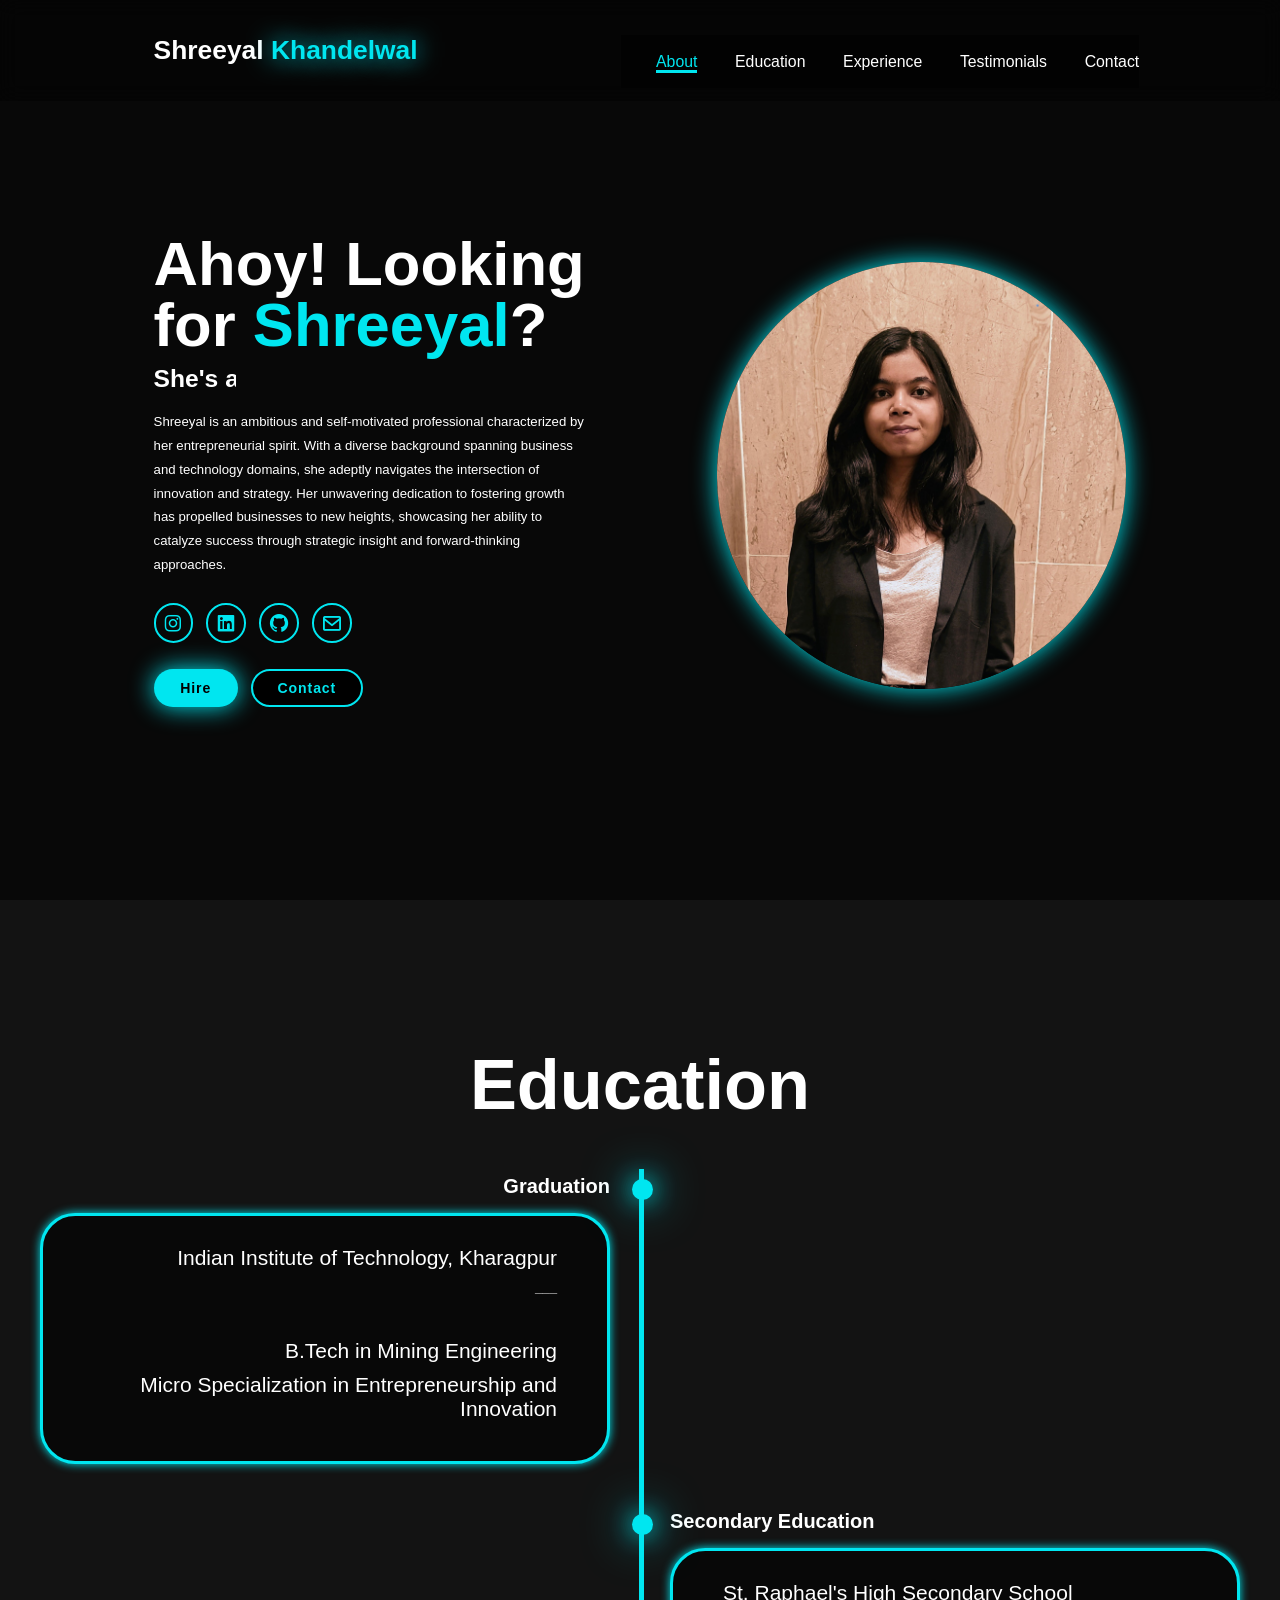
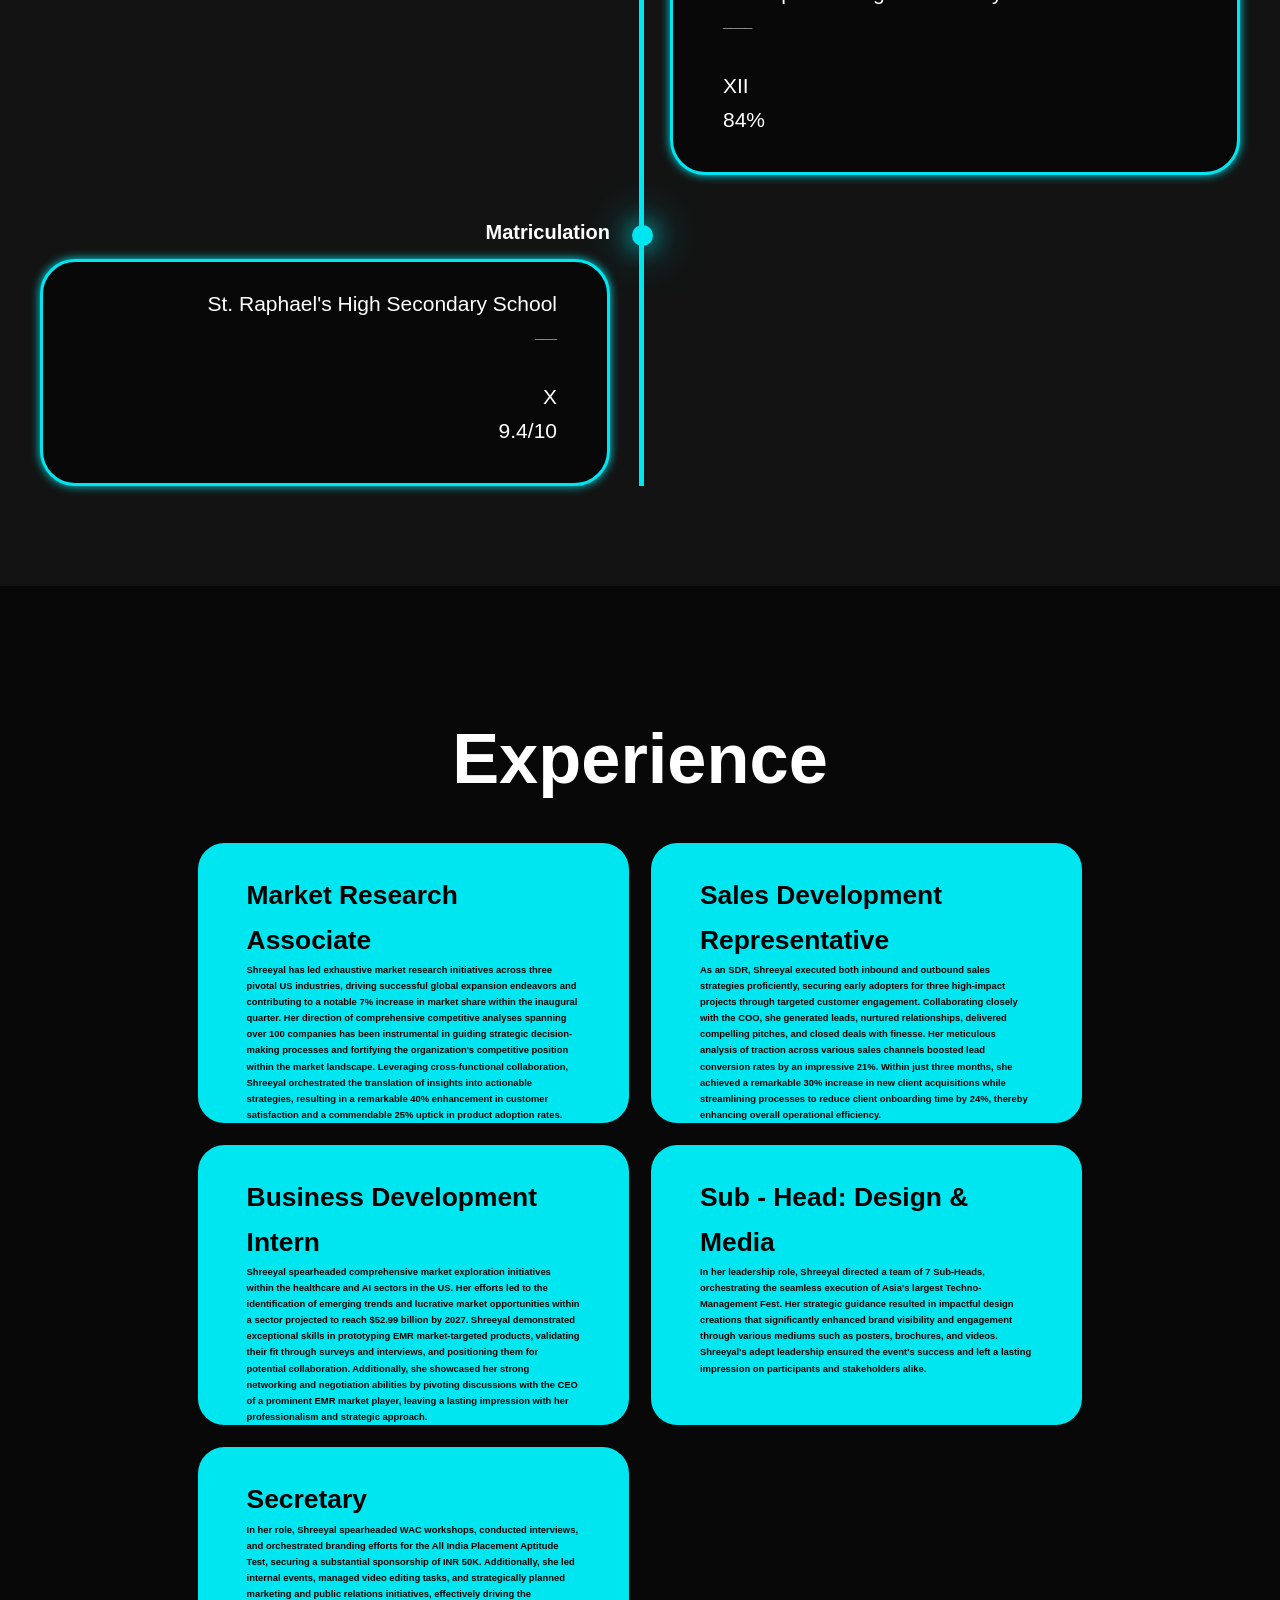
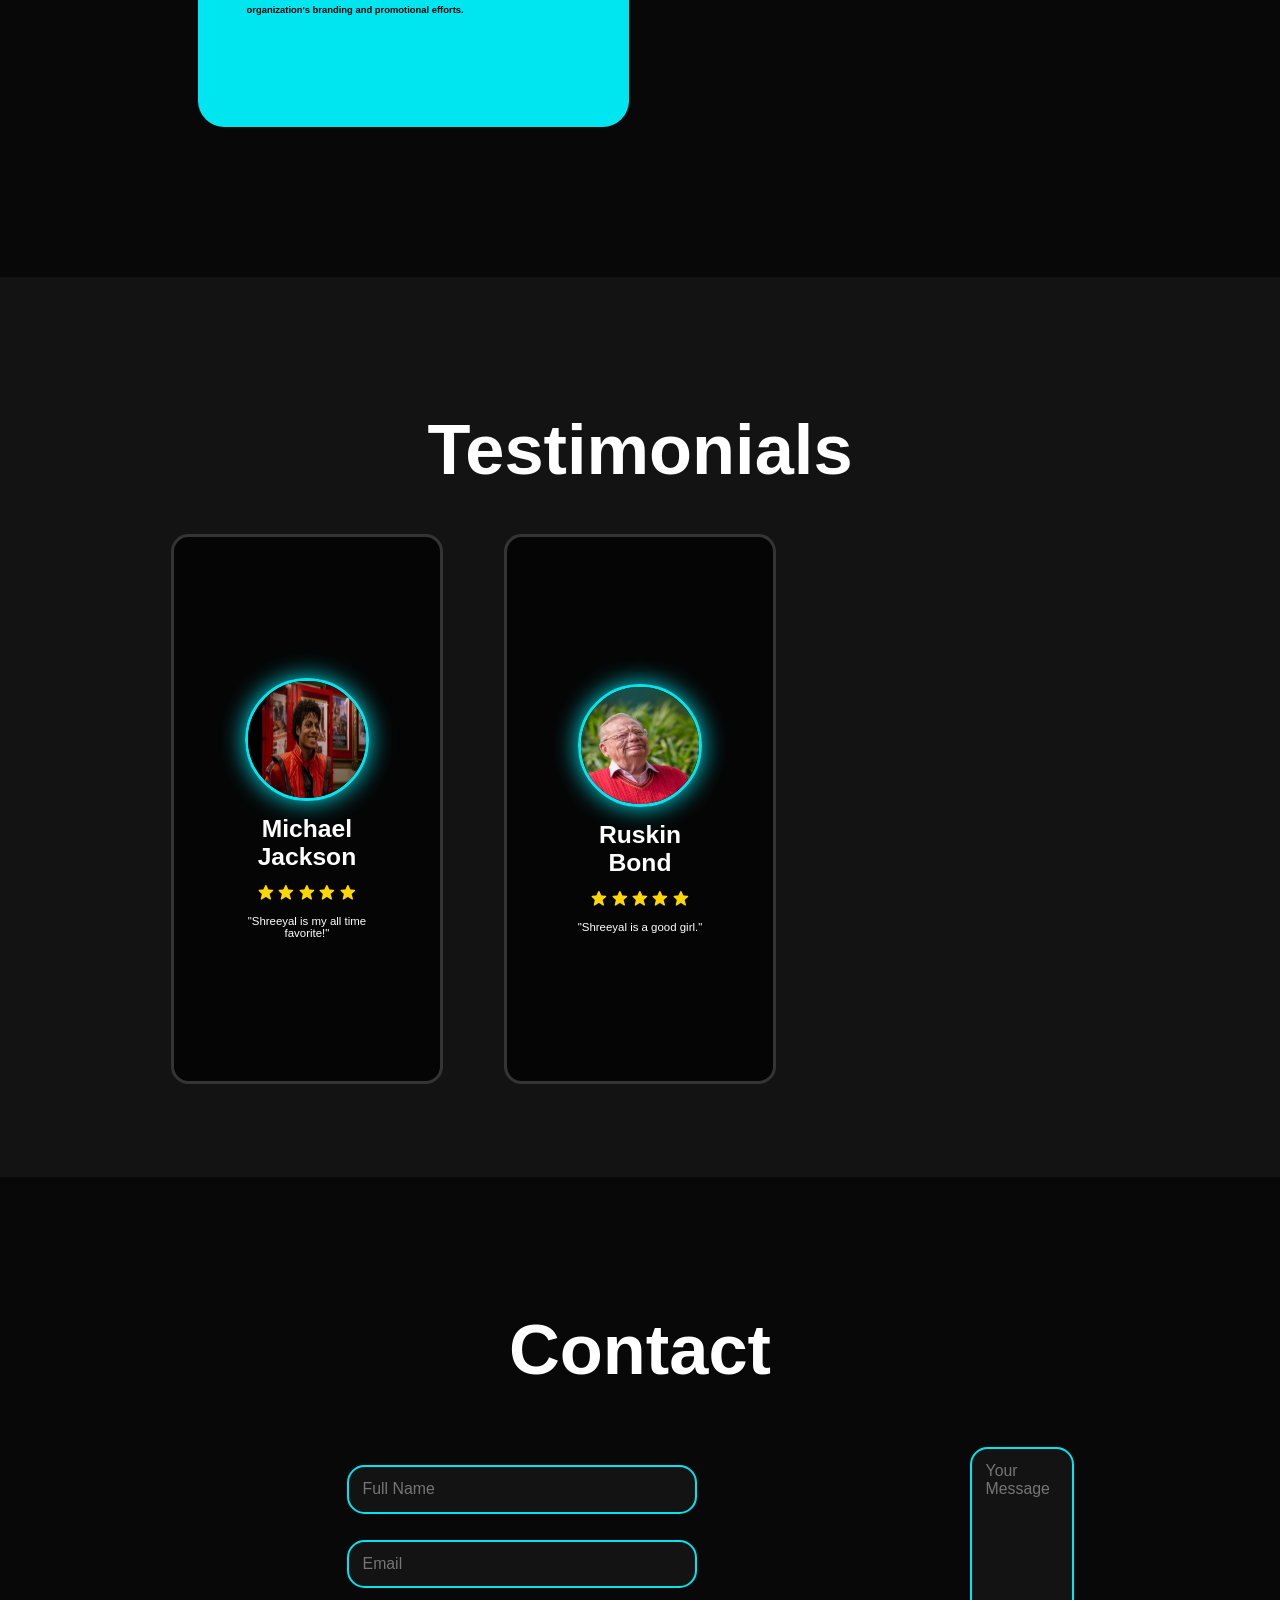
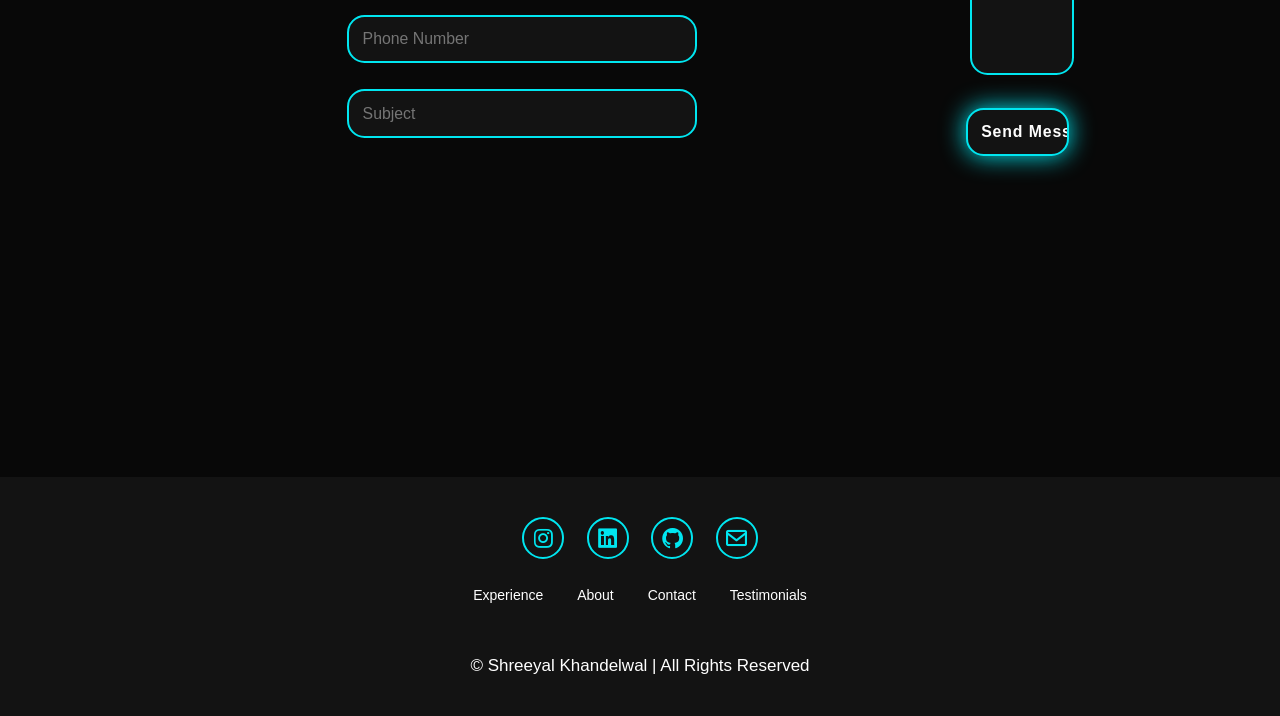
<file: index.html>
<!DOCTYPE html>
<html lang="en">
<head>
	<meta charset="UTF-8">
	<meta name="viewport"
	content="width=device-width, initial-scale=1.0">
	<title>Awesome Sauce Shreeyal</title>
	<link rel="stylesheet" href="webs.css">
	<link href='https://unpkg.com/boxicons@2.1.4/css/boxicons.min.css' rel='stylesheet'>
</head>
<body>

		<header class="header">
			<a href="#home" class="logo">Shreeyal
				<span>Khandelwal</span></a>

				<i class='bx bx-menu' id="menu-icon"></i>

			<nav class="navbar">
				<a href="#home" class="active">About</a>
				<a href="#education">Education</a>
				<a href="#Experience">Experience</a>
				<a href="#testimonials">Testimonials</a>
				<a href="#contact"> Contact</a>
			</nav>
		</header>

		<section class="home" id="home">
			<div class="home-content">
				<h1>Ahoy! Looking for <span>Shreeyal</span>?</h1>
				<h3 class="text-animation">She's a<span></span></h3>
				<p>Shreeyal is an ambitious and self-motivated professional characterized by her entrepreneurial spirit. With a diverse background spanning business and technology domains, she adeptly navigates the intersection of innovation and strategy. Her unwavering dedication to fostering growth has propelled businesses to new heights, showcasing her ability to catalyze success through strategic insight and forward-thinking approaches.</p>

				<div class="social-icons">
					<a href="#"><i class='bx bxl-instagram' ></i></a>
					<a href="https://www.linkedin.com/in/shreeyal-khandelwal-589196195?"><i class='bx bxl-linkedin-square' ></i></a>
					<a href="https://github.com/Shreeyal"><i class='bx bxl-github'  ></i></a>
					<a href="mailto:shreeyalkhandelwal87@gmail.com"><i class='bx bx-envelope'></i></a>
				</div>

				<div class="btn-group">
					<a href="mailto:shreeyalkhandelwal87@gmail.com" class="btn">Hire</a>
					<a href="#contact" class="btn">Contact</a>
				</div>
			</div>
				<div class="home-img">
					<img src="K_2.jpg" alt="">
				</div>
		</section>

		<section class="education" id="education">
			<h2 class="heading">Education</h2>

			<div class="timeline-items">

				<div class="timeline-item">
					<div class="timeline-dot"></div>
						<div class="timeline-date">Graduation</div>
						<div class="timeline-content">
							<h3>Indian Institute of Technology, Kharagpur</h3>
							<h2>___</h2>
							<h3> B.Tech in Mining Engineering </h3>
							<h3> Micro Specialization in Entrepreneurship and Innovation</h3>
						</div>
					
				</div>
			
			<div class="timeline-item">
					<div class="timeline-dot"></div>
						<div class="timeline-date">Secondary Education</div>
						<div class="timeline-content">
							<h3>St. Raphael's High Secondary School</h3>
							<h2>____</h2>
							<h3> XII </h3>
							<h3> 84%</h3>
						</div>
					
				</div>
		
			
				<div class="timeline-item">
					<div class="timeline-dot"></div>
						<div class="timeline-date">Matriculation</div>
						<div class="timeline-content">
							<h3>St. Raphael's High Secondary School</h3>
							<h2>___</h2>
							<h3> X </h3>
							<h3> 9.4/10</h3>
						</div>
				</div>
			</div> 
		</section>

		<section class="Experience" id="Experience">
			<h2 class="heading"> Experience</h2>

			<div class="Experience-container">
				<div class="Experience-box">
					<div class="Experience-info">
						<h4>Market Research Associate</h4>
						<p>Shreeyal has led exhaustive market research initiatives across three pivotal US industries, driving successful global expansion endeavors and contributing to a notable 7% increase in market share within the inaugural quarter. Her direction of comprehensive competitive analyses spanning over 100 companies has been instrumental in guiding strategic decision-making processes and fortifying the organization's competitive position within the market landscape. Leveraging cross-functional collaboration, Shreeyal orchestrated the translation of insights into actionable strategies, resulting in a remarkable 40% enhancement in customer satisfaction and a commendable 25% uptick in product adoption rates.</p>
					</div>
				</div>

				<div class="Experience-box">
					<div class="Experience-info">
						<h4>Sales Development Representative</h4>
						<p>As an SDR, Shreeyal executed both inbound and outbound sales strategies proficiently, securing early adopters for three high-impact projects through targeted customer engagement. Collaborating closely with the COO, she generated leads, nurtured relationships, delivered compelling pitches, and closed deals with finesse. Her meticulous analysis of traction across various sales channels boosted lead conversion rates by an impressive 21%. Within just three months, she achieved a remarkable 30% increase in new client acquisitions while streamlining processes to reduce client onboarding time by 24%, thereby enhancing overall operational efficiency.</p>
					</div>
				</div>

				<div class="Experience-box">
					<div class="Experience-info">
						<h4>Business Development Intern</h4>
						<p>Shreeyal spearheaded comprehensive market exploration initiatives within the healthcare and AI sectors in the US. Her efforts led to the identification of emerging trends and lucrative market opportunities within a sector projected to reach $52.99 billion by 2027. Shreeyal demonstrated exceptional skills in prototyping EMR market-targeted products, validating their fit through surveys and interviews, and positioning them for potential collaboration. Additionally, she showcased her strong networking and negotiation abilities by pivoting discussions with the CEO of a prominent EMR market player, leaving a lasting impression with her professionalism and strategic approach.</p>
					</div>
				</div>

				<div class="Experience-box">
					<div class="Experience-info">
						<h4>Sub - Head: Design & Media</h4>
						<p>In her leadership role, Shreeyal directed a team of 7 Sub-Heads, orchestrating the seamless execution of Asia's largest Techno-Management Fest. Her strategic guidance resulted in impactful design creations that significantly enhanced brand visibility and engagement through various mediums such as posters, brochures, and videos. Shreeyal's adept leadership ensured the event's success and left a lasting impression on participants and stakeholders alike.</p>
					</div>
				</div>

				<div class="Experience-box">
					<div class="Experience-info">
						<h4>Secretary</h4>
						<p>In her role, Shreeyal spearheaded WAC workshops, conducted interviews, and orchestrated branding efforts for the All India Placement Aptitude Test, securing a substantial sponsorship of INR 50K. Additionally, she led internal events, managed video editing tasks, and strategically planned marketing and public relations initiatives, effectively driving the organization's branding and promotional efforts.</p>
					</div>
				</div>
			</div>
		</section> 

		<section class="testimonials" id="testimonials">
			<div class="testimonials-box">
				<h2 class="heading">Testimonials</h2>

				<div class="wrapper">
					<div class="testimonial-item">
						<img src="1.jpg" alt="">
						<h2>Michael Jackson</h2>
						<div class="rating">
							<i class='bx bxs-star' id="star"></i>
							<i class='bx bxs-star' id="star"></i>
							<i class='bx bxs-star' id="star"></i>
							<i class='bx bxs-star' id="star"></i>
							<i class='bx bxs-star' id="star"></i>
						</div>
						<p>"Shreeyal is my all time favorite!"</p>
					</div>
					<div class="testimonial-item">
						<img src="2.jpg" alt="">
						<h2>Ruskin Bond</h2>
						<div class="rating">
							<i class='bx bxs-star' id="star"></i>
							<i class='bx bxs-star' id="star"></i>
							<i class='bx bxs-star' id="star"></i>
							<i class='bx bxs-star' id="star"></i>
							<i class='bx bxs-star' id="star"></i>
						</div>
						<p>"Shreeyal is a good girl."</p>
					</div>
				</div>
			</div>
		</section>

		<section class="contact" id="contact">
    <h2 class="heading">Contact</h2>

    <form action="mailto:shreeyalkhandelwal87@gmail.com" method="post">
	    <div class="input-group">
	        <div class="input-box">
	            <input type="text" name="full_name" placeholder="Full Name">
	            <input type="email" name="email" placeholder="Email">
	        </div>
	        <div class="input-box">
	            <input type="tel" name="phone" placeholder="Phone Number">
	            <input type="text" name="subject" placeholder="Subject">
	        </div>
	    </div>

	    <div class="input-group-2">
	        <textarea name="message" cols="50" rows="11" placeholder="Your Message"></textarea>
	        <input type="submit" value="Send Message" class="btn">
	    </div>
	</form>

</section>

<footer class="footer">
    <div class="social">
        <a href="#"><i class='bx bxl-instagram'></i></a>
        <a href="https://www.linkedin.com/in/shreeyal-khandelwal-589196195"><i class='bx bxl-linkedin-square'></i></a>
        <a href="https://github.com/Shreeyal"><i class='bx bxl-github'></i></a>
        <a href="mailto:shreeyalkhandelwal87@gmail.com"><i class='bx bx-envelope'></i></a>
    </div>

    <ul class="list">
        <li><a href="#Experience">Experience</a></li>
        <li><a href="#home">About</a></li>
        <li><a href="#contact">Contact</a></li>
        <li><a href="#testimonials">Testimonials</a></li>
    </ul>
    <p class="copyright">© Shreeyal Khandelwal | All Rights Reserved</p>
</footer>


		<script src="wscript.js"></script>
</body>
</html>
</file>
<file: webs.css>
* {
    margin: 0;
    padding: 0;
    box-sizing: border-box;
    text-decoration: none;
    border: none;
    outline: none;
    scroll-behavior: smooth;
    font-family: "Poppins", sans-serif;
}

:root {
    --bg-color: #080808;
    --second-bg-color: #131313;
    --text-color: white;
    --main-color: #00e6f0;
}

html {
    font-size: 60%;
    overflow-x: hidden;
}

body {
    background: var(--bg-color);
    color: var(--text-color);
}

.header {
    position: fixed;
    top: 0;
    left: 0;
    width: 100%;
    padding: 4rem 12% 4rem;
    background: rgba(0, 0, 0, 0.3);
    backdrop-filter: blur(10px);
    /*display: flex;*/
    justify-content: space-between;
    align-items: center;
    z-index: 5;
}

.logo {
    font-size: 3rem;
    color: var(--text-color);
    font-weight: 800;
    cursor: pointer;
    transition: 0.3s ease;
}

.logo:hover {
    transform: scale(1.1);
}

.logo span {
    text-shadow: 0 0 25px var(--main-color);
}

.navbar {
    /* Adjust positioning to move it to the right */
    position: absolute;
    top: 4rem;
    right: 11%; /* Adjust the distance from the right edge */
    padding: 2rem 0; /* Adjust padding as needed */
    background: rgba(0, 0, 0, 0.5); /* Adjust background color */
    z-index: 5; /* Ensure it's above other content */
}

.navbar a {
    font-size: 1.8rem;
    color: var(--text-color);
    margin-left: 4rem;
    font-weight: 500;
    transition: 0.3s ease;
    border-bottom: 3px solid transparent;
}

.navbar a:hover,
.navbar a.active {
    color: var(--main-color);
    border-bottom: 3px solid var(--main-color);
}

#menu-icon {
    font-size: 3.6rem;
    color: var(--main-color);
    display: none;
}

section {
    min-height: 100vh;
    padding: 10rem 12% 10rem;
}

.home {
    display: flex;
    align-items: center;
    justify-content: center;
    gap: 15rem;
}

.home-content {
    display: flex;
    flex-direction: column;
    align-items: baseline;
    text-align: left;
    justify-content: center;
    margin-top: 3rem;
}

span {
    color: var(--main-color);
}

.logo span {
    color: var(--main-color);
}

.home-content h3 {
    margin-bottom: 2rem;
    margin-top: 1rem;
    font-size: 3.5 rem;
}

.home-content h1 {
    font-size: 7rem;
    font-weight: 700;
    margin-top: 1.5rem;
    line-height: 1;
}

.home-img img {
    position: relative;
    top: 3rem;
    width: 32vw;
    border-radius: 50%;
    box-shadow: 0 0 25px var(--main-color);
    cursor: pointer;
    transition: 0.4s ease-in-out;
}

.home-img img:hover {
    box-shadow: 0 0 25px var(--main-color),
                0 0 50px var(--main-color),
                0 0 100px var(--main-color);
}

.home-content p {
    font-size: 1.5rem;
    font-weight: 500;
    line-height: 1.8;
    max-width: 1000px;
}

.social-icons {
    display: flex;
    align-items: center; /* Align the social icons vertically */
}

.social-icons a {
    display: inline-flex;
    justify-content: center;
    align-items: center;
    width: 4.5rem;
    height: 4.5rem;
    background: transparent;
    border: 2px solid var(--main-color);
    font-size: 2.5rem;
    border-radius: 50%;
    color: var(--main-color);
    margin: 3rem 1.5rem 3rem 0;
    transition: 0.3s ease-in-out;
}

.social-icons a:hover {
    color: var(--text-color);
    transform: scale(1.3) translateY(-5px);
    box-shadow: 0 0 25px var(--main-color);
    background-color: var(--main-color);
}

.btn {
    display: inline-block;
    padding: 1rem 2.8rem;
    background: var(--main-color);
    box-shadow: 0 0 25px var(--main-color);
    border-radius: 4rem;
    font-size: 1.6rem;
    color: black;
    border: 2px solid transparent;
    letter-spacing: 0.1rem;
    font-weight: 600;
    transition: 0.3s ease-in-out;
    cursor: pointer;
}

.btn:hover {
    transform: scale(1.05);
    box-shadow: 0 0 50px var(--main-color);
}

.btn-group {
    display: flex;
    align-items: center;
    gap: 1.5rem;
}

.btn-group a:nth-of-type(2) {
    background-color: black;
    color: var(--main-color);
    border: 2px solid var(--main-color);
    box-shadow: 0 0 25px transparent;
}

.btn-group a:nth-of-type(2):hover {
    box-shadow: 0 0 25px var(--main-color);
    background-color: var(--main-color);
    color: black;
}

.text-animation{
    font-size: 2.8rem; /* Corrected typo here */
    font-weight: 600;
    min-width: 280px;
}

.text-animation span {
    position: relative;
}

.text-animation span::before {
    content: " Business Developer";
    color: var(--main-color);
    animation: words 20s infinite; /* Corrected animation name here */
}

.text-animation span::after{
    content: "";
    background-color: var(--bg-color);
    position: absolute;
    width: calc(100% + 8px);
    height: 100%;
    border-left: 3px solid var(--bg-color);
    right: -8px;
    animation: cursor 0.6s infinite, typing 20s steps(14) infinite; /* Added the cursor animation here */
}

@keyframes cursor {
    to {
        border-left: 2px solid var(--main-color);
    }
}
@keyframes words{
	0%,
	20%{
		content:" Market Research Associate";
	}
	21%,
	40%{
		content:" Product Manager";
	}
	41%,
	60%{
		content: " Sales Development Representative";
	}
	61%,
	80%{
		content: " Business Analyst";
	}
	81%,
	100%{
		content: "n Innovator";
	}
}
@keyframes typing {
    10%, 
    15%, 
    30%, 
    35%, 
    50%, 
    55%, 
    70%, 
    75%, 
    90%, 
    95% {
        width: 0;
    }
    5%, 
    20%, 
    25%, 
    40%, 
    45%, 
    60%, 
    65%, 
    80%, 
    85% {
        width: calc(100% + 8px);
    }
}
.heading {
    font-size: 8rem;
    text-align: center;
    margin: 5rem 0;
}
.education {
    padding: 100px 15px;
    background: var(--second-bg-color);
}
.education h2 {
    margin-bottom: 5rem;
}
.timeline-items {
    max-width: 1200px;
    margin: auto;
    display: flex;
    flex-wrap: wrap;
    position: relative;
}
.timeline-items::before {
    content: "";
    position: absolute;
    width: 5px;
    height: 100%;
    background-color: var(--main-color);
    left: calc(50% - 1px);
}
.timeline-item {
    margin-bottom: 40px;
    width: 100%;
    position: relative;
}
.timeline-item:last-child {
    margin-bottom: 0;
}
.timeline-item:nth-child(odd) {
    padding-right: calc(50% + 30px);
    text-align: right;
}
.timeline-item:nth-child(even) {
    padding-left: calc(50% + 30px);
    text-align: left; /* Changed to align left */
}
.timeline-dot {
    height: 21px;
    width: 21px;
    background-color: var(--main-color);
    box-shadow: 0 0 25px var(--main-color),
                0 0 50px var(--main-color);
    position: absolute;
    left: calc(50% - 8px);
    border-radius: 50%;
    top: 10px;
}
.timeline-date {
    font-size: 20px;
    font-weight: 800;
    color: white;
    margin: 6px 0 15px;
}
.timeline-content {
    background-color: var(--bg-color);
    border: 3px solid var(--main-color);
    padding: 30px 50px;
    border-radius: 4rem;
    box-shadow: 0 0 10px var(--main-color);
    cursor: pointer;
    transition: 0.3s ease-in-out;
}
.timeline-content:hover {
    transform: scale(1.05); /* Corrected typo */
    box-shadow: 0 0 25px var(--main-color);
}
.timeline-content h3 {
    font-size: 21px;
    color: white;
    margin: 0 0 10px;
    font-weight: 500;
}
.timeline-content p {
    color: white;
    font-size: 17px;
    font-weight: 300;
    line-height: 22px;
}
::-webkit-scrollbar {
    width: 15px;
}
::-webkit-scrollbar-thumb {
    background-color: var(--main-color);
}
::-webkit-scrollbar-track {
    background-color: var(--bg-color);
}
.Experience{
	background: var(--bg-color);
	color: black;
}
.Experience h2{
	margin-bottom: 5rem;
	color: white;
}
.Experience-container{
	display: grid;
	grid-template-columns: repeat(2, 1fr);
	align-items: center;
	gap: 2.5rem;
}
.Experience-box{
	background-color: var(--main-color);
	height: 280px;
	border-radius: 3rem;
	border: 5px solid transparent; 
	cursor: pointer;
	transition: 0.4s ease-in-out;
}
.Experience-box:hover{
	background: white;
	color: black;
	border: 5px solid var(--main-color);
	transform: scale(1.03);
}
.Experience-box .Experience-info{
	display: flex;
	flex-direction: column;
	text-align: left;
	max-height: 200px;
	justify-content: left;
	align-items: baseline;
	padding: 2.8rem 5rem;
}
.Experience-info h4{
	font-size: 3rem;
	font-weight: 800;
	line-height: 1.7;
}
.Experience-info p{
	font-size: 1.07rem;
	font-weight: 570;
	max-height: 100px;
	line-height: 1.7;
	margin: auto;
	padding-bottom: 1rem;
}
.testimonials{
	background: var(--second-bg-color);
}
.testimonials-box{
	background-size: cover;
	display: flex;
	align-items: center;
	justify-content: center;
	flex-direction: column;
}
.testimonials .heading{
	margin-bottom: 5rem;
}
.testimonials-box img{
	width: 14rem;
	height: 14rem;
	border-radius: 50%;
	border: 3px solid var(--main-color);
	box-shadow: 0 0 25px var(--main-color);
}
.wrapper{
	display: grid;
	grid-template-columns: repeat(3,1fr);
	gap: 3rem;
}
.testimonial-item{
	min-height: 550px;
	max-width: 450px;
	background: rgba(0, 0, 0, 0.7);
	border: 3px solid rgba(238, 238, 238, 0.2);
	border-radius: 2rem;
	margin: 0 2rem;
	padding: 30px 60px;
	cursor: pointer;
	display: flex;
	flex-direction: column;
	align-items: center;
	justify-content: center;
	text-align: center;
	gap: 1.5rem;
	color: white;
	transition: 0.4s ease-in-out;
}
.testimonial-item hover{
	border: 3px solid var(--main-color);
	transform: translateY(-10px)scale(1.03);
	box-shadow: 0 0 50px var(--main-color);
}
.testimonial-item h2{
	font-size: 2.8rem;
}
.testimonial-item p{
	font-size: 1.3rem;
}
#star{
	color: gold;
	font-size: 2rem;
}
.contact {
    background-color: var(--bg-color);
}

.contact h2 {
    margin-bottom: 3rem;
    color: white;
}

.detailed-content {
    display: none;
}

.detailed-content.show {
    display: block;
}

.contact form {
    display: flex;
    align-items: center;
    justify-content: center;
    gap: 3rem;
    margin: 5rem auto;
    text-align: center;
}

.contact form .input-box {
    display: flex;
    justify-content: center;
    flex-wrap: wrap;
    width: 720px;
}

.contact form input,
.contact form textarea {
    width: calc(50% - 10px); /* Adjusted width */
    padding: 1.5rem;
    font-size: 1.8rem;
    color: var(--text-color);
    background: var(--second-bg-color);
    border-radius: 2rem;
    border: 2px solid var(--main-color);
    margin: 1.5rem 0;
    resize: none;
    margin-left:2rem;
}

.contact form .btn {
    margin-top: 2rem;
    margin-left: 1rem;
}

.footer {
    position: relative;
    bottom: 0;
    width: 100%;
    padding: 40px 0;
    background-color: var(--second-bg-color);
}

.footer .social {
    text-align: center;
    padding-bottom: 25px;
    color: var(--main-color);
}

.footer .social a {
    font-size: 25px;
    color: var(--main-color);
    border: 2px solid var(--main-color);
    width: 42px;
    height: 42px;
    line-height: 42px;
    display: inline-block;
    text-align: center;
    border-radius: 50%;
    margin: 0 10px;
    transition: 0.3s ease-in-out;
}

.footer .social a:hover {
    transform: scale(1.2) translateY(-10px);
    background-color: var(--main-color);
    color: black;
    box-shadow: 0 0 25px var(--main-color);
}

.footer ul {
    margin-top: 0;
    padding: 0; /* Corrected typo */
    font-size: 14px;
    line-height: 1.6;
    margin-bottom: 0;
    text-align: center;
}

.footer ul li a {
    color: white;
    border-bottom: 3px solid transparent;
    transition: 0.3s ease-in-out;
}

.footer ul li a:hover {
    border-bottom: 3px solid var(--main-color);
}

.footer ul li {
    display: inline-block; /* Corrected typo */
    padding: 0 15px;
}

.footer .copyright {
    margin-top: 50px;
    text-align: center;
    font-size: 17px;
    color: white;
}

@media(max-width:1285px){
	html{
		font-size: 55%;
	}
	.Experience-container{
		padding-bottom: 7rem;
		grid-template-columns: repeat(2,1fr);
		margin: 0 5rem;
	}
}
@media(max-width:991px){
	header{
		padding: 2rem 3%;
	}
	section{
		padding: 10rem 3% 2rem;
	}
	.timeline-items::before{
		left: 7px;
	}
	.timeline-item:nth-child(odd){
		padding-right: 43px;
	}
	.timeline-item:nth-child(even){
		padding-left: 37px;
	}
	.timeline-dot{
		left: 0;
	}
	.Experience{
		padding-bottom: 7rem;
	}	
	.testimonials .wrapper{
		grid-template-columns: repeat(1,1fr);
	}
	.contact form{
		flex-direction: column;
	}
	.footer{
		padding: 2rem 3%;
	}
}
@media(max-width: 895px){
	#menu-icon{
		display: block;
	}
	.navbar{
		position: absolute;
		top: 100%;
		right: 0;
		width: 50%;
		padding: 1rem 3%;
		background: rgba(0,0,0,0.8);
		backdrop-filter: blur(20px);
		border-bottom-left-radius: 2rem;
		border-left: 2px solid var(--main-color);
		border-bottom: 2px solid var(--main-color);
		display: none;
	}
	.navbar.active{
		display: block;
	}
	.navbar a{
		display: block;
		font-size: 2rem;
		margin: 3rem 0;
		color: white;
	}
	.home{
		flex-direction: column-reverse;
		margin: 5rem 4rem;
	}
	.home-content h3{
		font-size: 2.6rem;
	}
	.home-content h1{
		font-size: 8rem;
		margin-top: 3rem;
	}
	.home-content p{
		max-width: 600px;
		margin: 0 auto;
	}
	.home-img img{
		width: 56vw;
	}
	.Experience h2{
		margin-bottom: 3rem;
	}
	.Experience-container{
		grid-template-columns: repeat(1,1fr);
	}
}
</file>
